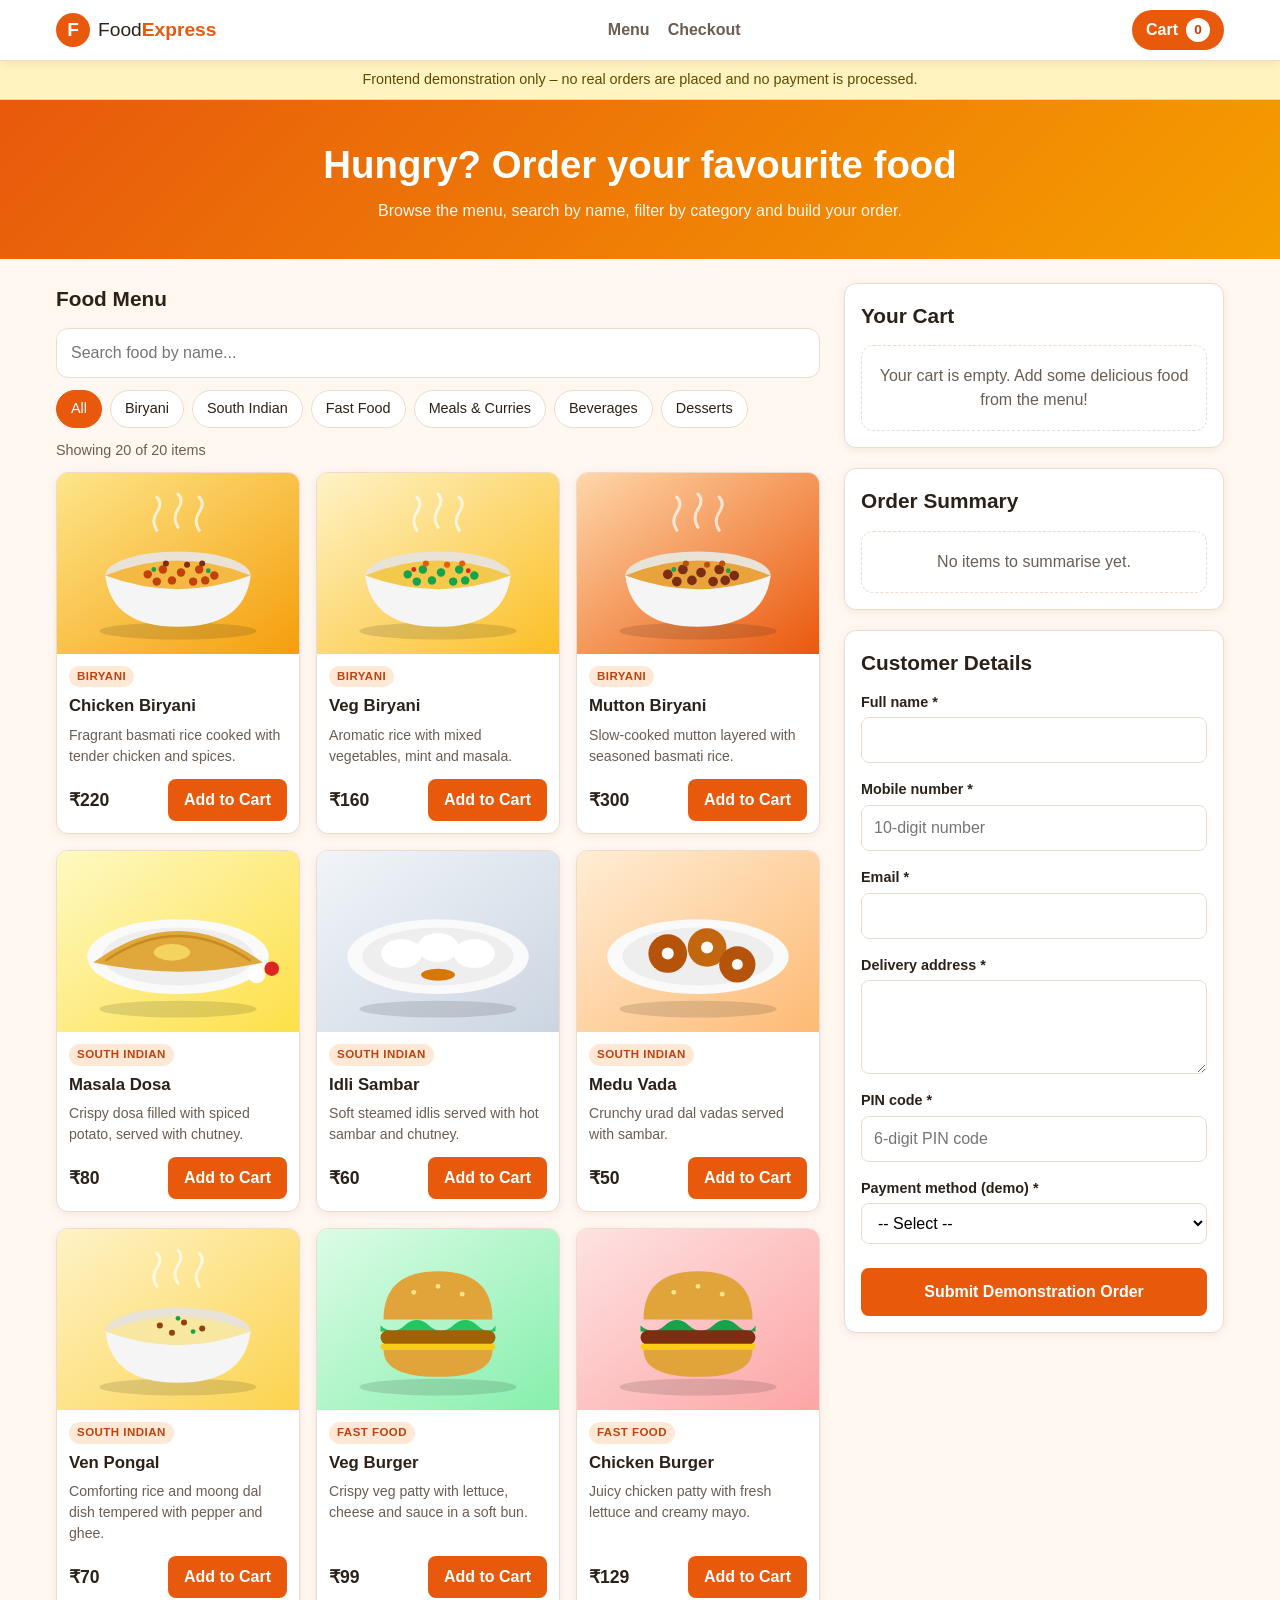
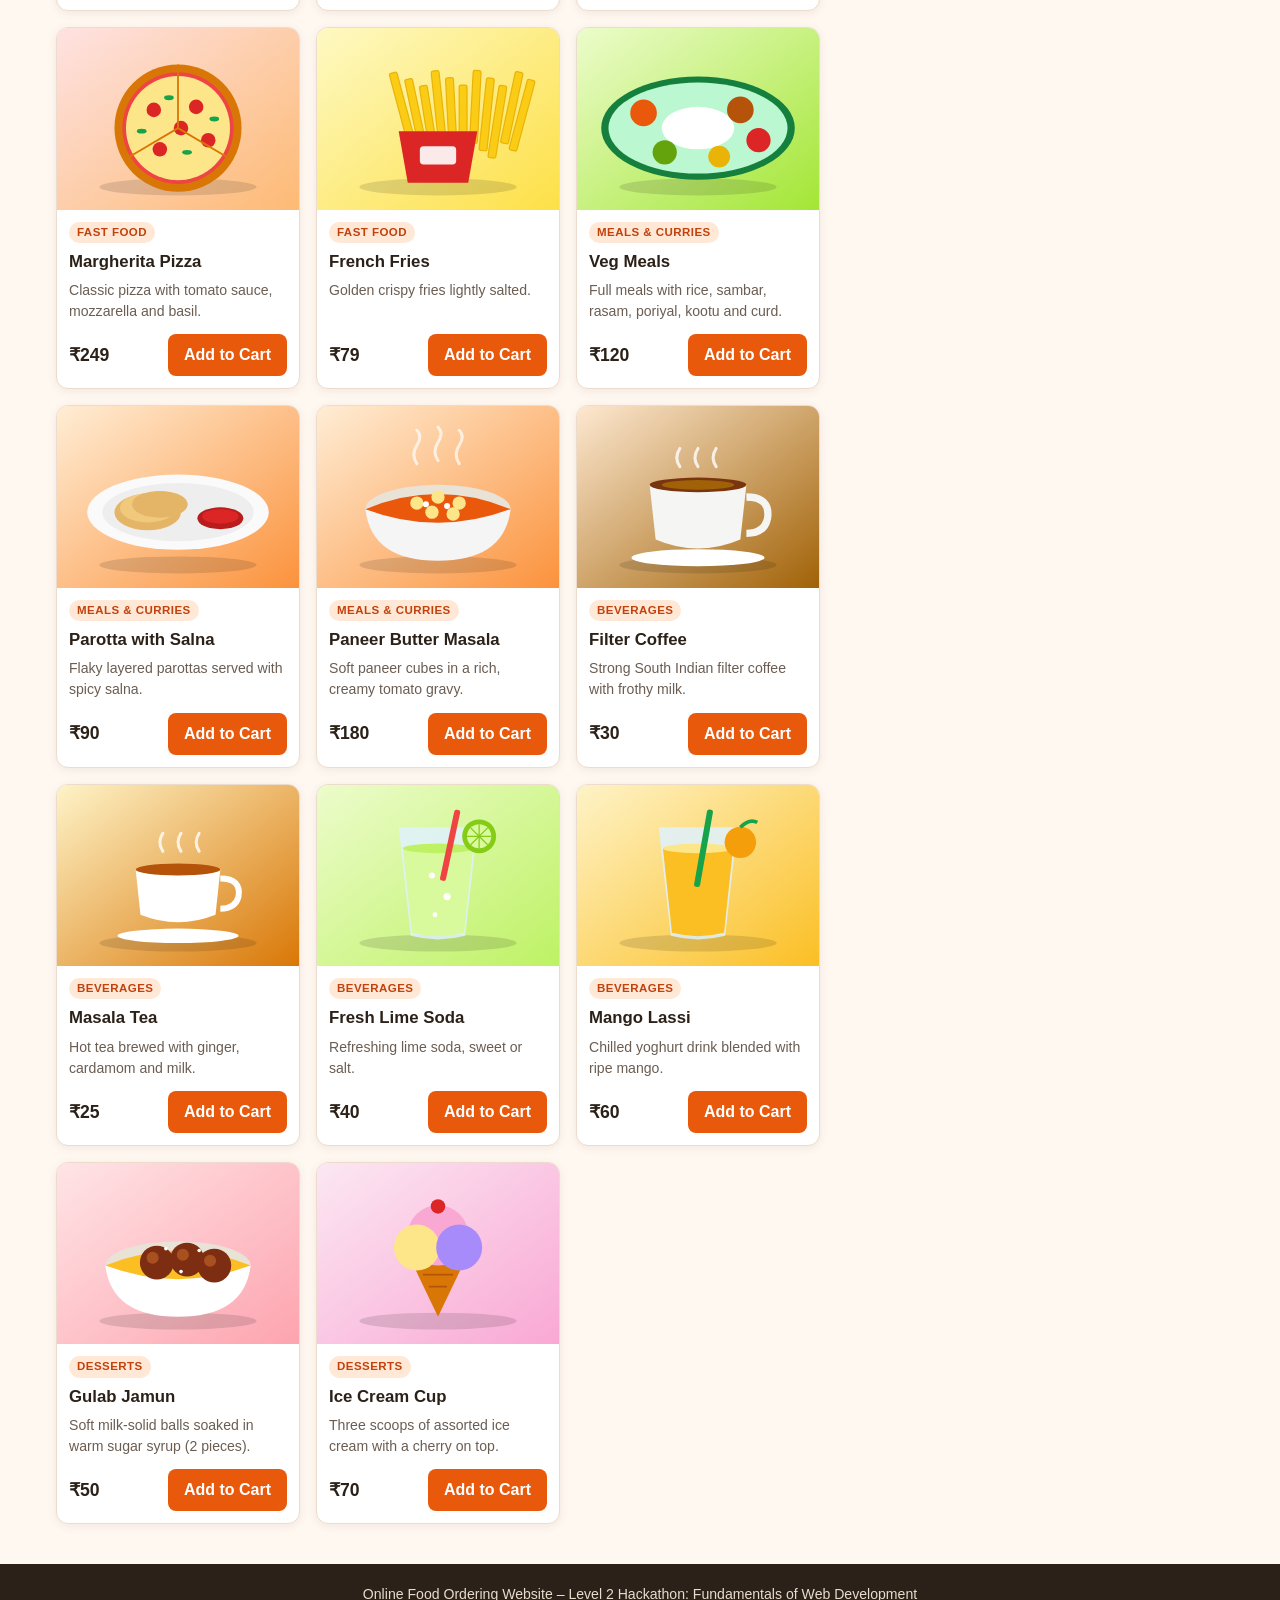
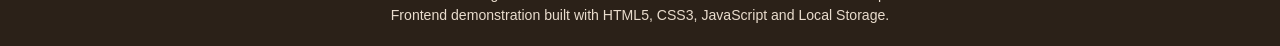
<file: Online-Food-Ordering-Website/index.html>
<!DOCTYPE html>
<html lang="en">
<head>
  <meta charset="UTF-8">
  <meta name="viewport" content="width=device-width, initial-scale=1.0">
  <meta name="description" content="Online Food Ordering Website - frontend demonstration built with HTML, CSS and JavaScript.">
  <title>Online Food Ordering Website</title>
  <link rel="stylesheet" href="css/style.css">
</head>
<body>
  <noscript><p style="padding:16px;background:#ffe3e3;color:#7a0b0b;font:16px Arial">JavaScript is turned off in your browser. Please enable JavaScript to use this website.</p></noscript>
  <div id="loadError" hidden style="padding:16px;background:#ffe3e3;color:#7a0b0b;font:16px/1.5 Arial;border-bottom:2px solid #c0292b">
    <strong>The website files could not be loaded.</strong> Please <b>extract (unzip) the whole folder first</b>, keep the <code>css</code>, <code>js</code> and <code>images</code> folders next to <code>index.html</code>, and then open <code>index.html</code>. Do not open it from inside the ZIP file. Alternatively, open <code>index-standalone.html</code>, which works as a single file.
  </div>
  <header class="site-header">
    <div class="container header-inner">
      <a href="#top" class="brand" aria-label="Online Food Ordering Website">
        <span class="brand-mark" aria-hidden="true">F</span>
        <span>Food<strong>Express</strong></span>
      </a>
      <nav class="nav" aria-label="Main navigation">
        <a href="#menu">Menu</a>
        <a href="#checkout">Checkout</a>
      </nav>
      <a href="#cart" class="cart-link" id="cartLink" aria-label="Go to shopping cart">
        Cart <span class="cart-badge" id="cartBadge">0</span>
      </a>
    </div>
  </header>

  <div class="demo-banner" role="note">
    Frontend demonstration only &ndash; no real orders are placed and no payment is processed.
  </div>

  <main id="top">
    <section class="hero">
      <div class="container">
        <h1>Hungry? Order your favourite food</h1>
        <p>Browse the menu, search by name, filter by category and build your order.</p>
      </div>
    </section>

    <div class="container layout">
      <!-- MENU -->
      <section class="menu-section" id="menu" aria-labelledby="menuTitle">
        <h2 id="menuTitle">Food Menu</h2>

        <div class="toolbar">
          <label class="visually-hidden" for="searchInput">Search food by name</label>
          <input type="search" id="searchInput" placeholder="Search food by name..." autocomplete="off">
          <div class="chips" id="categoryFilters" role="group" aria-label="Filter by category"></div>
        </div>

        <p class="result-count" id="resultCount" aria-live="polite"></p>
        <div class="food-grid" id="foodGrid"></div>
        <p class="no-results" id="noResults" hidden>No food items match your search. Try another name or category.</p>
      </section>

      <!-- CART + CHECKOUT -->
      <aside class="side" aria-label="Cart and checkout">
        <section class="panel" id="cart" aria-labelledby="cartTitle">
          <h2 id="cartTitle">Your Cart</h2>
          <p class="empty-msg" id="emptyCart">Your cart is empty. Add some delicious food from the menu!</p>
          <ul class="cart-list" id="cartList"></ul>
          <div class="cart-footer" id="cartFooter" hidden>
            <button type="button" class="btn btn-link" id="clearCartBtn">Clear cart</button>
          </div>
        </section>

        <section class="panel" id="summary" aria-labelledby="summaryTitle">
          <h2 id="summaryTitle">Order Summary</h2>
          <table class="summary-table" id="summaryTable" hidden>
            <thead>
              <tr><th>Item</th><th>Qty</th><th>Price</th><th>Subtotal</th></tr>
            </thead>
            <tbody id="summaryBody"></tbody>
          </table>
          <dl class="totals" id="totals" hidden>
            <div><dt>Items subtotal</dt><dd id="subtotalValue">&#8377;0</dd></div>
            <div><dt>Delivery charge</dt><dd id="deliveryValue">&#8377;0</dd></div>
            <div class="grand"><dt>Order total</dt><dd id="totalValue">&#8377;0</dd></div>
          </dl>
          <p class="hint" id="deliveryHint" hidden></p>
          <p class="empty-msg" id="emptySummary">No items to summarise yet.</p>
        </section>

        <section class="panel" id="checkout" aria-labelledby="checkoutTitle">
          <h2 id="checkoutTitle">Customer Details</h2>
          <form id="orderForm" novalidate>
            <div class="field">
              <label for="custName">Full name *</label>
              <input type="text" id="custName" name="name" autocomplete="name">
              <small class="error" id="errName" role="alert"></small>
            </div>
            <div class="field">
              <label for="custPhone">Mobile number *</label>
              <input type="tel" id="custPhone" name="phone" inputmode="numeric" maxlength="10" placeholder="10-digit number" autocomplete="tel">
              <small class="error" id="errPhone" role="alert"></small>
            </div>
            <div class="field">
              <label for="custEmail">Email *</label>
              <input type="email" id="custEmail" name="email" autocomplete="email">
              <small class="error" id="errEmail" role="alert"></small>
            </div>
            <div class="field">
              <label for="custAddress">Delivery address *</label>
              <textarea id="custAddress" name="address" rows="3" autocomplete="street-address"></textarea>
              <small class="error" id="errAddress" role="alert"></small>
            </div>
            <div class="field">
              <label for="custPin">PIN code *</label>
              <input type="text" id="custPin" name="pin" inputmode="numeric" maxlength="6" placeholder="6-digit PIN code" autocomplete="postal-code">
              <small class="error" id="errPin" role="alert"></small>
            </div>
            <div class="field">
              <label for="custPayment">Payment method (demo) *</label>
              <select id="custPayment" name="payment">
                <option value="">-- Select --</option>
                <option value="Cash on Delivery">Cash on Delivery</option>
                <option value="UPI on Delivery">UPI on Delivery</option>
                <option value="Card on Delivery">Card on Delivery</option>
              </select>
              <small class="error" id="errPayment" role="alert"></small>
            </div>
            <small class="error form-error" id="errCart" role="alert"></small>
            <button type="submit" class="btn btn-primary btn-block" id="placeOrderBtn">Submit Demonstration Order</button>
          </form>
        </section>
      </aside>
    </div>
  </main>

  <!-- ORDER CONFIRMATION -->
  <div class="modal" id="confirmModal" hidden>
    <div class="modal-box" role="dialog" aria-modal="true" aria-labelledby="confirmTitle">
      <div class="tick" aria-hidden="true">&#10003;</div>
      <h2 id="confirmTitle">Order Confirmed (Demo)</h2>
      <p>Thank you, <strong id="confName"></strong>! Your demonstration order <strong id="confId"></strong> has been recorded on this page only.</p>
      <table class="summary-table" id="confTable">
        <thead><tr><th>Item</th><th>Qty</th><th>Subtotal</th></tr></thead>
        <tbody id="confBody"></tbody>
      </table>
      <p class="conf-total">Total: <strong id="confTotal"></strong></p>
      <p class="conf-meta" id="confMeta"></p>
      <p class="hint">This is a frontend demonstration. No real order was placed and no payment was taken.</p>
      <button type="button" class="btn btn-primary" id="closeModalBtn">Close</button>
    </div>
  </div>

  <footer class="site-footer">
    <div class="container">
      <p>Online Food Ordering Website &ndash; Level 2 Hackathon: Fundamentals of Web Development</p>
      <p>Frontend demonstration built with HTML5, CSS3, JavaScript and Local Storage.</p>
    </div>
  </footer>

  <script src="js/script.js"></script>
  <script>
    if (!window.FOOD_APP_LOADED) { document.getElementById("loadError").hidden = false; }
  </script>
</body>
</html>
</file>
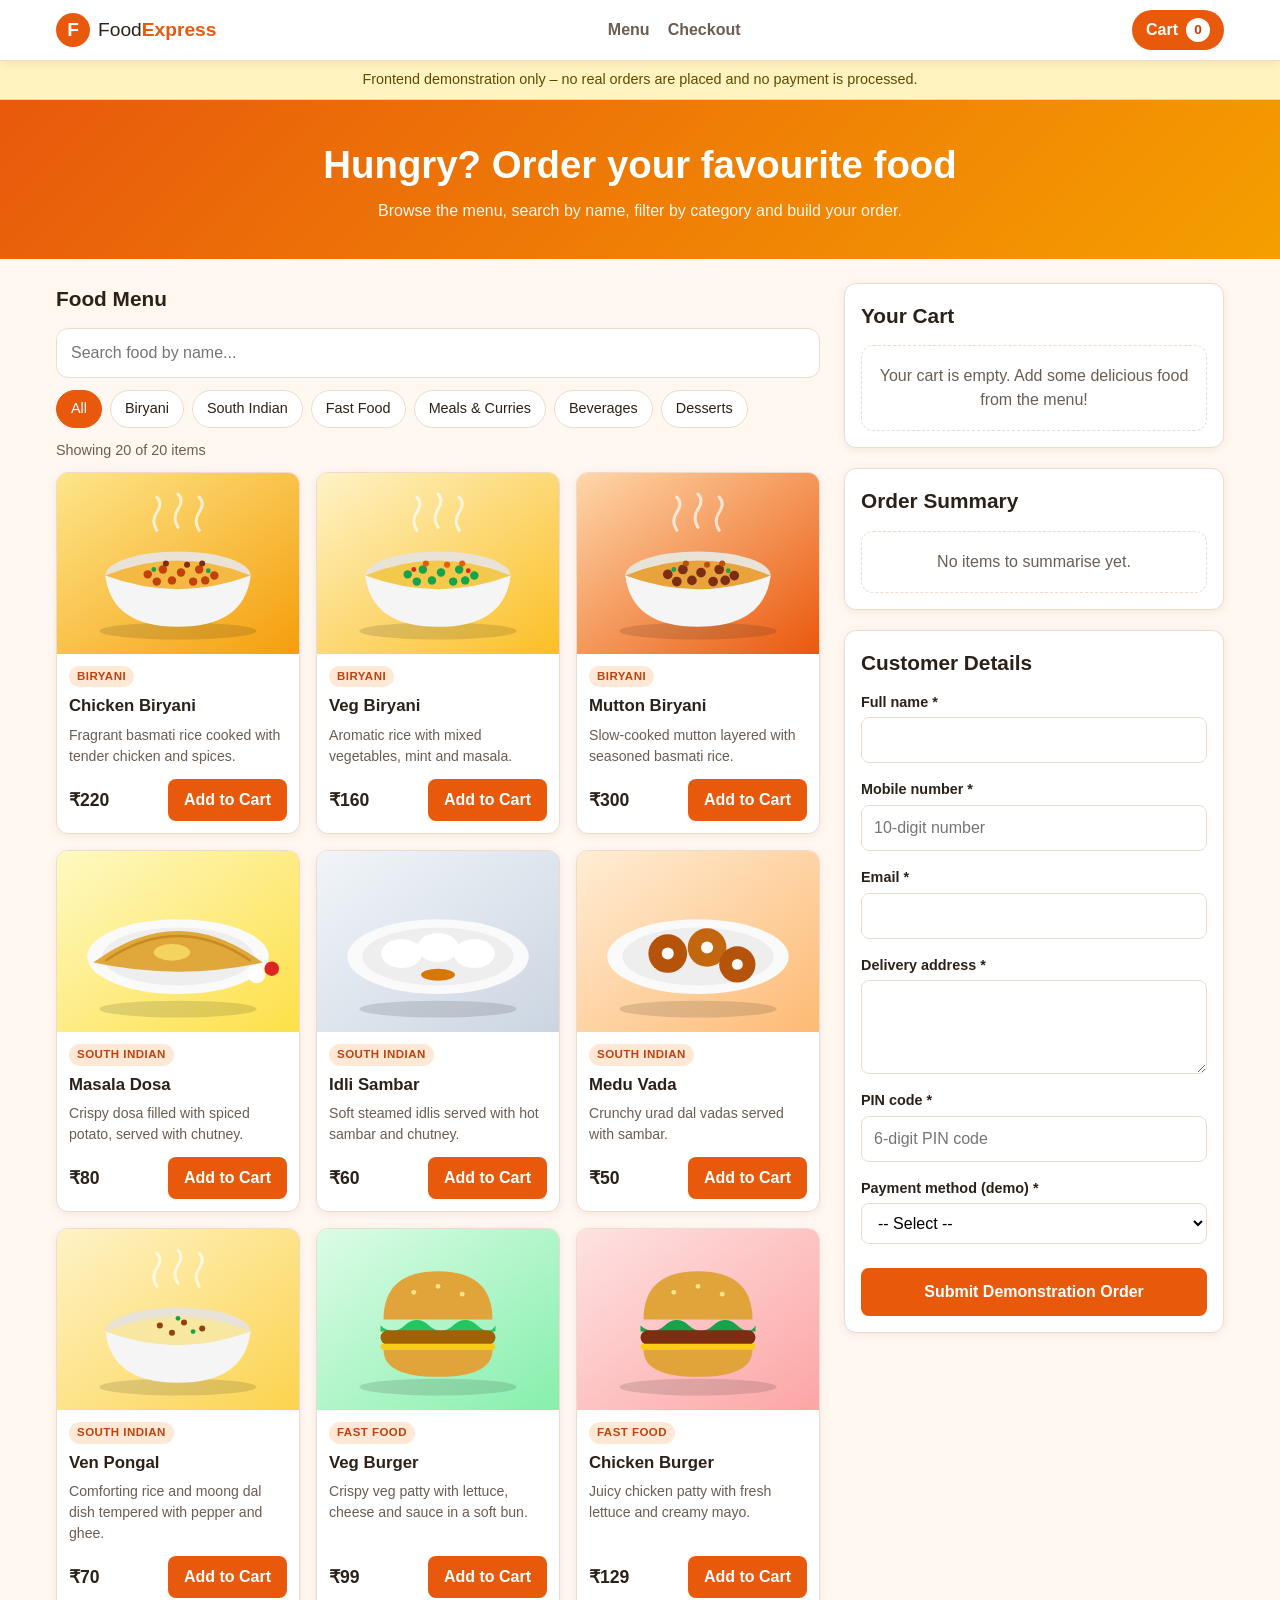
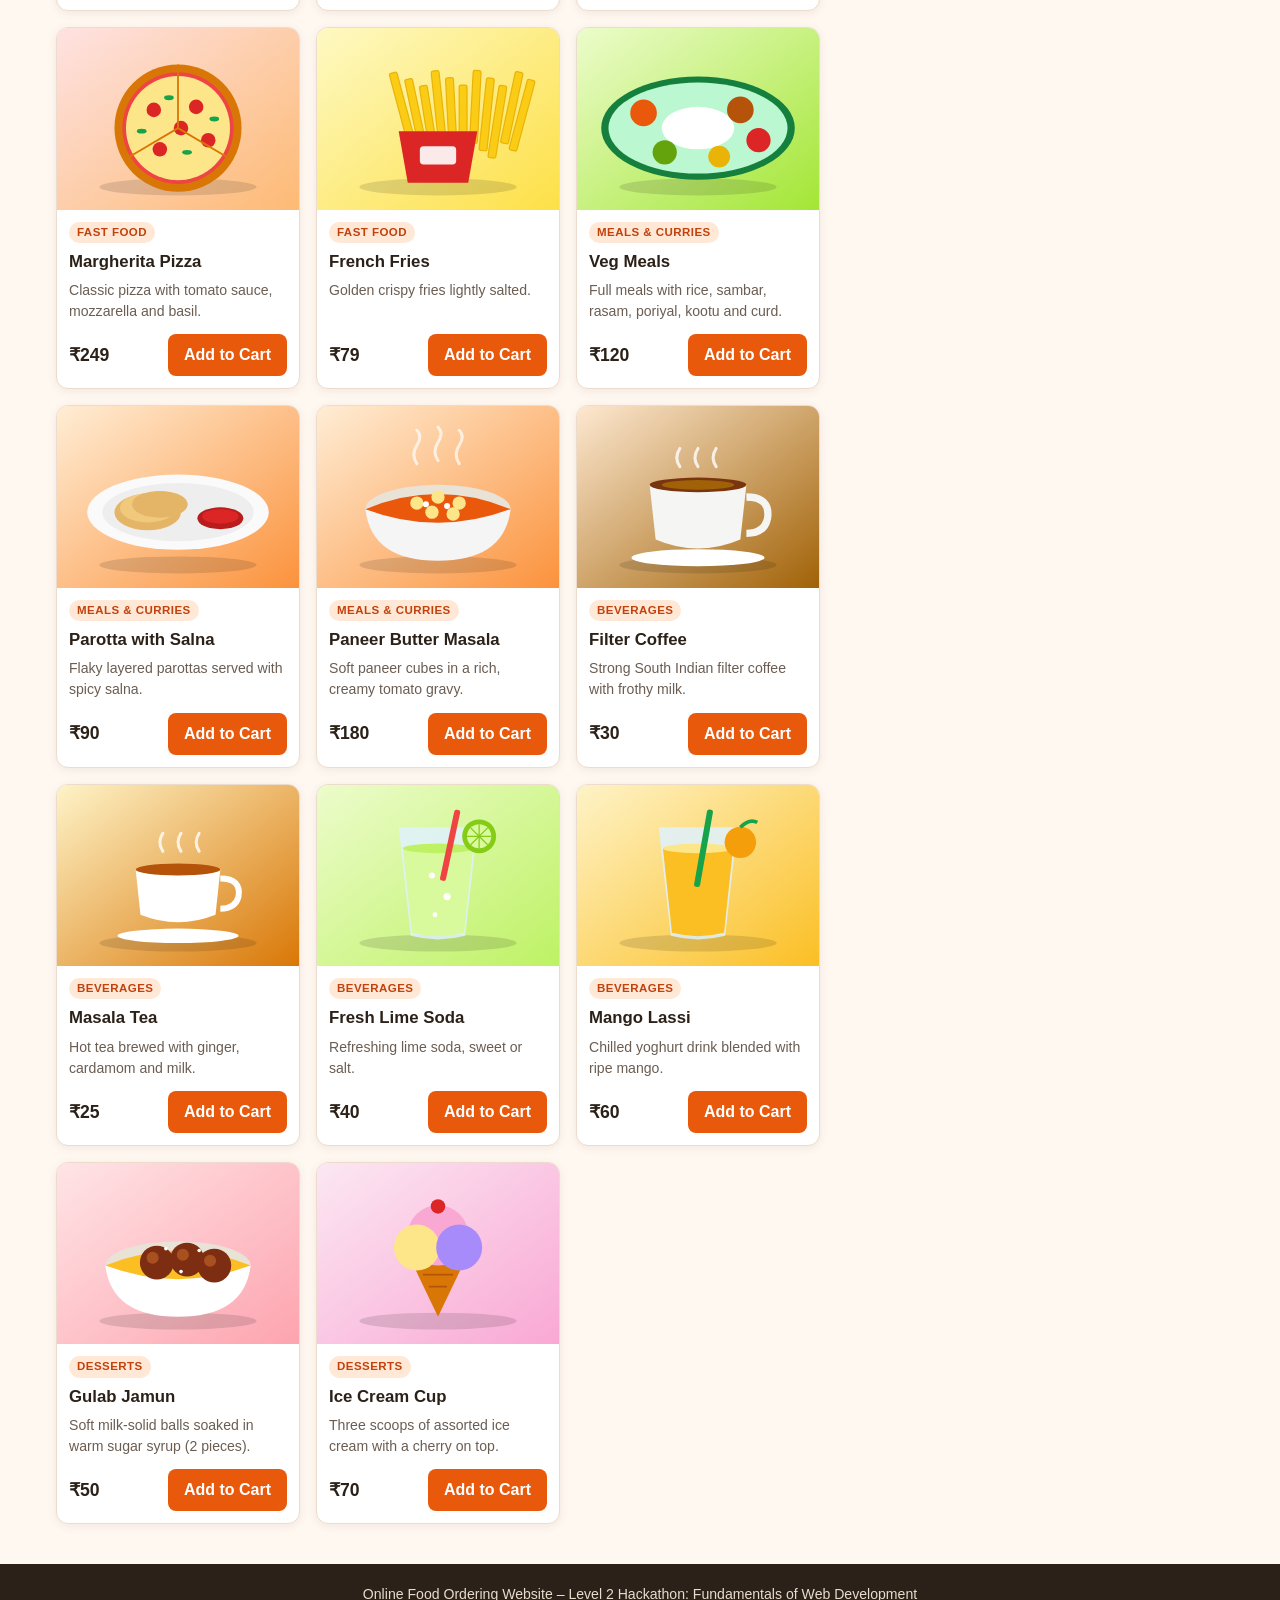
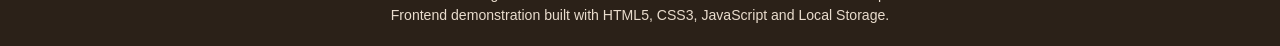
<file: Online-Food-Ordering-Website/index-standalone.html>
<!DOCTYPE html>
<html lang="en">
<head>
  <meta charset="UTF-8">
  <meta name="viewport" content="width=device-width, initial-scale=1.0">
  <meta name="description" content="Online Food Ordering Website - frontend demonstration built with HTML, CSS and JavaScript.">
  <title>Online Food Ordering Website</title>
  <style>
/* ===== Online Food Ordering Website - Stylesheet ===== */
:root {
  --primary: #e8590c;
  --primary-dark: #c2410c;
  --bg: #fff8f1;
  --card: #ffffff;
  --text: #2b2118;
  --muted: #6b5d52;
  --border: #ecdccd;
  --danger: #c0292b;
  --success: #2f9e44;
  --radius: 12px;
  --shadow: 0 2px 10px rgba(80, 40, 10, 0.08);
}

* { box-sizing: border-box; margin: 0; padding: 0; }
html { scroll-behavior: smooth; scroll-padding-top: 70px; }
body {
  font-family: "Segoe UI", Roboto, Arial, sans-serif;
  background: var(--bg);
  color: var(--text);
  line-height: 1.5;
}
img { max-width: 100%; display: block; }
button, input, select, textarea { font: inherit; }
.container { width: 100%; max-width: 1200px; margin: 0 auto; padding: 0 16px; }
.visually-hidden {
  position: absolute; width: 1px; height: 1px; overflow: hidden;
  clip: rect(0 0 0 0); white-space: nowrap;
}

/* Header */
.site-header {
  position: sticky; top: 0; z-index: 50;
  background: var(--card); border-bottom: 1px solid var(--border); box-shadow: var(--shadow);
}
.header-inner { display: flex; align-items: center; justify-content: space-between; gap: 12px; height: 60px; }
.brand { display: flex; align-items: center; gap: 8px; text-decoration: none; color: var(--text); font-size: 1.2rem; }
.brand strong { color: var(--primary); }
.brand-mark {
  width: 34px; height: 34px; border-radius: 50%; background: var(--primary); color: #fff;
  display: grid; place-items: center; font-weight: 700;
}
.nav { display: flex; gap: 18px; }
.nav a { text-decoration: none; color: var(--muted); font-weight: 600; }
.nav a:hover { color: var(--primary); }
.cart-link {
  text-decoration: none; background: var(--primary); color: #fff; font-weight: 600;
  padding: 8px 14px; border-radius: 999px; display: flex; align-items: center; gap: 8px;
}
.cart-badge {
  background: #fff; color: var(--primary-dark); border-radius: 999px;
  min-width: 24px; height: 24px; padding: 0 6px; display: grid; place-items: center; font-size: .85rem;
}

.demo-banner {
  background: #fff3bf; color: #5f4b00; text-align: center; padding: 8px 12px;
  font-size: .9rem; border-bottom: 1px solid #f1dc84;
}

/* Hero */
.hero {
  background: linear-gradient(135deg, #e8590c, #f59f00);
  color: #fff; padding: 36px 0; text-align: center;
}
.hero h1 { font-size: clamp(1.5rem, 4vw, 2.4rem); margin-bottom: 6px; }
.hero p { opacity: .95; }

/* Layout */
.layout { display: grid; grid-template-columns: 1fr 380px; gap: 24px; padding-top: 24px; padding-bottom: 40px; align-items: start; }
h2 { font-size: 1.3rem; margin-bottom: 14px; }

/* Toolbar */
.toolbar { display: flex; flex-direction: column; gap: 12px; margin-bottom: 12px; }
#searchInput {
  width: 100%; padding: 12px 14px; border: 1px solid var(--border); border-radius: var(--radius);
  background: #fff; outline: none;
}
#searchInput:focus, .field input:focus, .field select:focus, .field textarea:focus {
  border-color: var(--primary); box-shadow: 0 0 0 3px rgba(232, 89, 12, .15);
}
.chips { display: flex; flex-wrap: wrap; gap: 8px; }
.chip {
  border: 1px solid var(--border); background: #fff; color: var(--text);
  padding: 7px 14px; border-radius: 999px; cursor: pointer; font-size: .9rem;
}
.chip:hover { border-color: var(--primary); }
.chip.active { background: var(--primary); border-color: var(--primary); color: #fff; }
.result-count { color: var(--muted); font-size: .9rem; margin-bottom: 10px; }

/* Food grid */
.food-grid { display: grid; grid-template-columns: repeat(auto-fill, minmax(210px, 1fr)); gap: 16px; }
.food-card {
  background: var(--card); border: 1px solid var(--border); border-radius: var(--radius);
  overflow: hidden; display: flex; flex-direction: column; box-shadow: var(--shadow);
  transition: transform .15s;
}
.food-card:hover { transform: translateY(-3px); }
.food-card img { width: 100%; aspect-ratio: 4 / 3; object-fit: cover; background: #f3e7da; }
.food-body { padding: 12px; display: flex; flex-direction: column; gap: 6px; flex: 1; }
.food-body h3 { font-size: 1.05rem; }
.tag {
  align-self: flex-start; font-size: .72rem; text-transform: uppercase; letter-spacing: .04em;
  background: #ffe8d6; color: var(--primary-dark); padding: 2px 8px; border-radius: 999px; font-weight: 600;
}
.food-body p { font-size: .88rem; color: var(--muted); flex: 1; }
.food-foot { display: flex; align-items: center; justify-content: space-between; margin-top: 6px; }
.price { font-weight: 700; font-size: 1.1rem; }
.no-results, .empty-msg {
  text-align: center; color: var(--muted); padding: 18px 10px;
  background: #fff; border: 1px dashed var(--border); border-radius: var(--radius);
}

/* Buttons */
.btn {
  border: none; border-radius: 8px; padding: 9px 16px; cursor: pointer; font-weight: 600;
}
.btn-primary { background: var(--primary); color: #fff; }
.btn-primary:hover { background: var(--primary-dark); }
.btn-block { width: 100%; padding: 12px; margin-top: 8px; }
.btn-link { background: none; color: var(--danger); text-decoration: underline; padding: 4px; }
.btn:focus-visible, .chip:focus-visible, .qty-btn:focus-visible { outline: 3px solid #1c7ed6; outline-offset: 2px; }

/* Side panels */
.side { display: flex; flex-direction: column; gap: 20px; }
.panel { background: var(--card); border: 1px solid var(--border); border-radius: var(--radius); padding: 16px; box-shadow: var(--shadow); }

/* Cart */
.cart-list { list-style: none; display: flex; flex-direction: column; gap: 12px; }
.cart-item { display: grid; grid-template-columns: 56px 1fr auto; gap: 10px; align-items: center; padding-bottom: 12px; border-bottom: 1px solid var(--border); }
.cart-item img { width: 56px; height: 56px; border-radius: 8px; object-fit: cover; }
.cart-item h3 { font-size: .95rem; }
.cart-item .unit { font-size: .8rem; color: var(--muted); }
.cart-right { text-align: right; }
.line-total { font-weight: 700; margin-bottom: 4px; }
.qty { display: inline-flex; align-items: center; border: 1px solid var(--border); border-radius: 8px; overflow: hidden; }
.qty-btn { width: 30px; height: 30px; border: none; background: #fff5ec; cursor: pointer; font-size: 1.1rem; color: var(--primary-dark); }
.qty-btn:hover { background: #ffe3cc; }
.qty-num { min-width: 30px; text-align: center; font-weight: 600; }
.remove-btn { display: block; margin: 4px 0 0 auto; background: none; border: none; color: var(--danger); font-size: .8rem; cursor: pointer; text-decoration: underline; }
.cart-footer { text-align: right; margin-top: 10px; }

/* Summary */
.summary-table { width: 100%; border-collapse: collapse; font-size: .88rem; }
.summary-table th, .summary-table td { text-align: left; padding: 6px 4px; border-bottom: 1px solid var(--border); }
.summary-table th:nth-child(n+2), .summary-table td:nth-child(n+2) { text-align: right; }
.totals { margin-top: 10px; }
.totals div { display: flex; justify-content: space-between; padding: 4px 0; }
.totals .grand { border-top: 2px solid var(--text); margin-top: 4px; padding-top: 8px; font-size: 1.15rem; font-weight: 700; color: var(--primary-dark); }
.hint { font-size: .82rem; color: var(--muted); margin-top: 6px; }

/* Form */
.field { margin-bottom: 12px; display: flex; flex-direction: column; gap: 4px; }
.field label { font-weight: 600; font-size: .9rem; }
.field input, .field select, .field textarea {
  padding: 10px 12px; border: 1px solid var(--border); border-radius: 8px; background: #fff; outline: none; width: 100%;
}
.field.invalid input, .field.invalid select, .field.invalid textarea { border-color: var(--danger); background: #fff5f5; }
.error { color: var(--danger); font-size: .82rem; min-height: 0; }
.form-error { display: block; margin-bottom: 4px; font-weight: 600; }

/* Modal */
.modal { position: fixed; inset: 0; background: rgba(0, 0, 0, .55); display: grid; place-items: center; padding: 16px; z-index: 100; overflow-y: auto; }
.modal[hidden] { display: none; }
.modal-box { background: #fff; border-radius: 16px; max-width: 480px; width: 100%; padding: 24px; text-align: center; max-height: 92vh; overflow-y: auto; }
.tick { width: 56px; height: 56px; border-radius: 50%; background: var(--success); color: #fff; font-size: 1.8rem; display: grid; place-items: center; margin: 0 auto 10px; }
.modal-box .summary-table { margin: 12px 0; text-align: left; }
.conf-total { font-size: 1.1rem; margin-bottom: 6px; }
.conf-meta { font-size: .88rem; color: var(--muted); margin-bottom: 6px; }
.modal-box .btn { margin-top: 14px; }

/* Footer */
.site-footer { background: #2b2118; color: #e9dccd; text-align: center; padding: 20px 0; font-size: .88rem; }

/* Responsive */
@media (max-width: 960px) {
  .layout { grid-template-columns: 1fr; }
}
@media (max-width: 560px) {
  .nav { display: none; }
  .food-grid { grid-template-columns: repeat(2, 1fr); gap: 10px; }
  .food-body { padding: 9px; }
  .food-body p { display: none; }
  .food-foot { flex-wrap: wrap; gap: 6px; }
  .hero { padding: 24px 0; }
  .modal-box { padding: 18px; }
}
@media (max-width: 360px) {
  .food-grid { grid-template-columns: 1fr; }
}

</style>
</head>
<body>
  <noscript><p style="padding:16px;background:#ffe3e3;color:#7a0b0b;font:16px Arial">JavaScript is turned off in your browser. Please enable JavaScript to use this website.</p></noscript>
  <div id="loadError" hidden style="padding:16px;background:#ffe3e3;color:#7a0b0b;font:16px/1.5 Arial;border-bottom:2px solid #c0292b">
    <strong>The website files could not be loaded.</strong> Please <b>extract (unzip) the whole folder first</b>, keep the <code>css</code>, <code>js</code> and <code>images</code> folders next to <code>index.html</code>, and then open <code>index.html</code>. Do not open it from inside the ZIP file. Alternatively, open <code>index-standalone.html</code>, which works as a single file.
  </div>
  <header class="site-header">
    <div class="container header-inner">
      <a href="#top" class="brand" aria-label="Online Food Ordering Website">
        <span class="brand-mark" aria-hidden="true">F</span>
        <span>Food<strong>Express</strong></span>
      </a>
      <nav class="nav" aria-label="Main navigation">
        <a href="#menu">Menu</a>
        <a href="#checkout">Checkout</a>
      </nav>
      <a href="#cart" class="cart-link" id="cartLink" aria-label="Go to shopping cart">
        Cart <span class="cart-badge" id="cartBadge">0</span>
      </a>
    </div>
  </header>

  <div class="demo-banner" role="note">
    Frontend demonstration only &ndash; no real orders are placed and no payment is processed.
  </div>

  <main id="top">
    <section class="hero">
      <div class="container">
        <h1>Hungry? Order your favourite food</h1>
        <p>Browse the menu, search by name, filter by category and build your order.</p>
      </div>
    </section>

    <div class="container layout">
      <!-- MENU -->
      <section class="menu-section" id="menu" aria-labelledby="menuTitle">
        <h2 id="menuTitle">Food Menu</h2>

        <div class="toolbar">
          <label class="visually-hidden" for="searchInput">Search food by name</label>
          <input type="search" id="searchInput" placeholder="Search food by name..." autocomplete="off">
          <div class="chips" id="categoryFilters" role="group" aria-label="Filter by category"></div>
        </div>

        <p class="result-count" id="resultCount" aria-live="polite"></p>
        <div class="food-grid" id="foodGrid"></div>
        <p class="no-results" id="noResults" hidden>No food items match your search. Try another name or category.</p>
      </section>

      <!-- CART + CHECKOUT -->
      <aside class="side" aria-label="Cart and checkout">
        <section class="panel" id="cart" aria-labelledby="cartTitle">
          <h2 id="cartTitle">Your Cart</h2>
          <p class="empty-msg" id="emptyCart">Your cart is empty. Add some delicious food from the menu!</p>
          <ul class="cart-list" id="cartList"></ul>
          <div class="cart-footer" id="cartFooter" hidden>
            <button type="button" class="btn btn-link" id="clearCartBtn">Clear cart</button>
          </div>
        </section>

        <section class="panel" id="summary" aria-labelledby="summaryTitle">
          <h2 id="summaryTitle">Order Summary</h2>
          <table class="summary-table" id="summaryTable" hidden>
            <thead>
              <tr><th>Item</th><th>Qty</th><th>Price</th><th>Subtotal</th></tr>
            </thead>
            <tbody id="summaryBody"></tbody>
          </table>
          <dl class="totals" id="totals" hidden>
            <div><dt>Items subtotal</dt><dd id="subtotalValue">&#8377;0</dd></div>
            <div><dt>Delivery charge</dt><dd id="deliveryValue">&#8377;0</dd></div>
            <div class="grand"><dt>Order total</dt><dd id="totalValue">&#8377;0</dd></div>
          </dl>
          <p class="hint" id="deliveryHint" hidden></p>
          <p class="empty-msg" id="emptySummary">No items to summarise yet.</p>
        </section>

        <section class="panel" id="checkout" aria-labelledby="checkoutTitle">
          <h2 id="checkoutTitle">Customer Details</h2>
          <form id="orderForm" novalidate>
            <div class="field">
              <label for="custName">Full name *</label>
              <input type="text" id="custName" name="name" autocomplete="name">
              <small class="error" id="errName" role="alert"></small>
            </div>
            <div class="field">
              <label for="custPhone">Mobile number *</label>
              <input type="tel" id="custPhone" name="phone" inputmode="numeric" maxlength="10" placeholder="10-digit number" autocomplete="tel">
              <small class="error" id="errPhone" role="alert"></small>
            </div>
            <div class="field">
              <label for="custEmail">Email *</label>
              <input type="email" id="custEmail" name="email" autocomplete="email">
              <small class="error" id="errEmail" role="alert"></small>
            </div>
            <div class="field">
              <label for="custAddress">Delivery address *</label>
              <textarea id="custAddress" name="address" rows="3" autocomplete="street-address"></textarea>
              <small class="error" id="errAddress" role="alert"></small>
            </div>
            <div class="field">
              <label for="custPin">PIN code *</label>
              <input type="text" id="custPin" name="pin" inputmode="numeric" maxlength="6" placeholder="6-digit PIN code" autocomplete="postal-code">
              <small class="error" id="errPin" role="alert"></small>
            </div>
            <div class="field">
              <label for="custPayment">Payment method (demo) *</label>
              <select id="custPayment" name="payment">
                <option value="">-- Select --</option>
                <option value="Cash on Delivery">Cash on Delivery</option>
                <option value="UPI on Delivery">UPI on Delivery</option>
                <option value="Card on Delivery">Card on Delivery</option>
              </select>
              <small class="error" id="errPayment" role="alert"></small>
            </div>
            <small class="error form-error" id="errCart" role="alert"></small>
            <button type="submit" class="btn btn-primary btn-block" id="placeOrderBtn">Submit Demonstration Order</button>
          </form>
        </section>
      </aside>
    </div>
  </main>

  <!-- ORDER CONFIRMATION -->
  <div class="modal" id="confirmModal" hidden>
    <div class="modal-box" role="dialog" aria-modal="true" aria-labelledby="confirmTitle">
      <div class="tick" aria-hidden="true">&#10003;</div>
      <h2 id="confirmTitle">Order Confirmed (Demo)</h2>
      <p>Thank you, <strong id="confName"></strong>! Your demonstration order <strong id="confId"></strong> has been recorded on this page only.</p>
      <table class="summary-table" id="confTable">
        <thead><tr><th>Item</th><th>Qty</th><th>Subtotal</th></tr></thead>
        <tbody id="confBody"></tbody>
      </table>
      <p class="conf-total">Total: <strong id="confTotal"></strong></p>
      <p class="conf-meta" id="confMeta"></p>
      <p class="hint">This is a frontend demonstration. No real order was placed and no payment was taken.</p>
      <button type="button" class="btn btn-primary" id="closeModalBtn">Close</button>
    </div>
  </div>

  <footer class="site-footer">
    <div class="container">
      <p>Online Food Ordering Website &ndash; Level 2 Hackathon: Fundamentals of Web Development</p>
      <p>Frontend demonstration built with HTML5, CSS3, JavaScript and Local Storage.</p>
    </div>
  </footer>

  <script>
/* ===== Online Food Ordering Website - Application Logic =====
   Frontend demonstration only: no backend, no real orders, no payments. */

"use strict";

// ---------- 1. Data: food items (array of objects) ----------
const FOODS = [
  { id: 1,  name: "Chicken Biryani",      category: "Biryani",       price: 220, image: "[data-uri]",      description: "Fragrant basmati rice cooked with tender chicken and spices." },
  { id: 2,  name: "Veg Biryani",          category: "Biryani",       price: 160, image: "[data-uri]",          description: "Aromatic rice with mixed vegetables, mint and masala." },
  { id: 3,  name: "Mutton Biryani",       category: "Biryani",       price: 300, image: "[data-uri]",       description: "Slow-cooked mutton layered with seasoned basmati rice." },
  { id: 4,  name: "Masala Dosa",          category: "South Indian",  price: 80,  image: "[data-uri]",          description: "Crispy dosa filled with spiced potato, served with chutney." },
  { id: 5,  name: "Idli Sambar",          category: "South Indian",  price: 60,  image: "[data-uri]",          description: "Soft steamed idlis served with hot sambar and chutney." },
  { id: 6,  name: "Medu Vada",            category: "South Indian",  price: 50,  image: "[data-uri]",            description: "Crunchy urad dal vadas served with sambar." },
  { id: 7,  name: "Ven Pongal",           category: "South Indian",  price: 70,  image: "[data-uri]",               description: "Comforting rice and moong dal dish tempered with pepper and ghee." },
  { id: 8,  name: "Veg Burger",           category: "Fast Food",     price: 99,  image: "[data-uri]",           description: "Crispy veg patty with lettuce, cheese and sauce in a soft bun." },
  { id: 9,  name: "Chicken Burger",       category: "Fast Food",     price: 129, image: "[data-uri]",       description: "Juicy chicken patty with fresh lettuce and creamy mayo." },
  { id: 10, name: "Margherita Pizza",     category: "Fast Food",     price: 249, image: "[data-uri]",     description: "Classic pizza with tomato sauce, mozzarella and basil." },
  { id: 11, name: "French Fries",         category: "Fast Food",     price: 79,  image: "[data-uri]",         description: "Golden crispy fries lightly salted." },
  { id: 12, name: "Veg Meals",            category: "Meals & Curries", price: 120, image: "[data-uri]",          description: "Full meals with rice, sambar, rasam, poriyal, kootu and curd." },
  { id: 13, name: "Parotta with Salna",   category: "Meals & Curries", price: 90, image: "[data-uri]",       description: "Flaky layered parottas served with spicy salna." },
  { id: 14, name: "Paneer Butter Masala", category: "Meals & Curries", price: 180, image: "[data-uri]", description: "Soft paneer cubes in a rich, creamy tomato gravy." },
  { id: 15, name: "Filter Coffee",        category: "Beverages",     price: 30,  image: "[data-uri]",        description: "Strong South Indian filter coffee with frothy milk." },
  { id: 16, name: "Masala Tea",           category: "Beverages",     price: 25,  image: "[data-uri]",           description: "Hot tea brewed with ginger, cardamom and milk." },
  { id: 17, name: "Fresh Lime Soda",      category: "Beverages",     price: 40,  image: "[data-uri]",      description: "Refreshing lime soda, sweet or salt." },
  { id: 18, name: "Mango Lassi",          category: "Beverages",     price: 60,  image: "[data-uri]",          description: "Chilled yoghurt drink blended with ripe mango." },
  { id: 19, name: "Gulab Jamun",          category: "Desserts",      price: 50,  image: "[data-uri]",          description: "Soft milk-solid balls soaked in warm sugar syrup (2 pieces)." },
  { id: 20, name: "Ice Cream Cup",        category: "Desserts",      price: 70,  image: "[data-uri]",            description: "Three scoops of assorted ice cream with a cherry on top." }
];

const CART_KEY = "foodOrderingCart_v1";
const DELIVERY_CHARGE = 30;
const FREE_DELIVERY_ABOVE = 500;
const MAX_QTY = 20;

// ---------- 2. Application state ----------
let cart = [];                 // array of { id, qty }
let selectedCategory = "All";
let searchText = "";

// ---------- 3. DOM references ----------
const $ = (id) => document.getElementById(id);
const foodGrid = $("foodGrid"), noResults = $("noResults"), resultCount = $("resultCount");
const searchInput = $("searchInput"), categoryFilters = $("categoryFilters");
const cartList = $("cartList"), emptyCart = $("emptyCart"), cartFooter = $("cartFooter"), cartBadge = $("cartBadge");
const summaryTable = $("summaryTable"), summaryBody = $("summaryBody"), totalsBox = $("totals");
const emptySummary = $("emptySummary"), deliveryHint = $("deliveryHint");
const orderForm = $("orderForm");

// ---------- 4. Helper functions ----------
const formatINR = (n) => "\u20B9" + Number(n).toLocaleString("en-IN");
const findFood = (id) => FOODS.find((f) => f.id === id);

function escapeHTML(text) {
  return String(text).replace(/[&<>"']/g, (c) => ({ "&": "&amp;", "<": "&lt;", ">": "&gt;", '"': "&quot;", "'": "&#39;" }[c]));
}

// ---------- 5. Local Storage ----------
function saveCart() {
  try { localStorage.setItem(CART_KEY, JSON.stringify(cart)); } catch (e) { /* storage unavailable */ }
}

function loadCart() {
  try {
    const saved = JSON.parse(localStorage.getItem(CART_KEY));
    if (!Array.isArray(saved)) return [];
    // Keep only valid items (known id, whole quantity between 1 and MAX_QTY)
    return saved
      .filter((i) => i && findFood(i.id) && Number.isInteger(i.qty) && i.qty >= 1)
      .map((i) => ({ id: i.id, qty: Math.min(i.qty, MAX_QTY) }));
  } catch (e) {
    return [];
  }
}

// ---------- 6. Menu: display, search and filter ----------
function getCategories() {
  return ["All", ...new Set(FOODS.map((f) => f.category))];
}

function renderCategories() {
  categoryFilters.innerHTML = getCategories()
    .map((c) => `<button type="button" class="chip${c === selectedCategory ? " active" : ""}" data-category="${escapeHTML(c)}" aria-pressed="${c === selectedCategory}">${escapeHTML(c)}</button>`)
    .join("");
}

function getVisibleFoods() {
  const term = searchText.trim().toLowerCase();
  return FOODS.filter((f) =>
    (selectedCategory === "All" || f.category === selectedCategory) &&
    f.name.toLowerCase().includes(term)
  );
}

function renderMenu() {
  const items = getVisibleFoods();
  foodGrid.innerHTML = items.map((f) => `
    <article class="food-card">
      <img src="${f.image}" alt="${escapeHTML(f.name)}" loading="lazy">
      <div class="food-body">
        <span class="tag">${escapeHTML(f.category)}</span>
        <h3>${escapeHTML(f.name)}</h3>
        <p>${escapeHTML(f.description)}</p>
        <div class="food-foot">
          <span class="price">${formatINR(f.price)}</span>
          <button type="button" class="btn btn-primary" data-add="${f.id}">Add to Cart</button>
        </div>
      </div>
    </article>`).join("");
  noResults.hidden = items.length > 0;
  resultCount.textContent = `Showing ${items.length} of ${FOODS.length} items`;
}

// ---------- 7. Cart operations ----------
function addToCart(id) {
  const line = cart.find((i) => i.id === id);
  if (line) { if (line.qty < MAX_QTY) line.qty += 1; }
  else cart.push({ id, qty: 1 });
  updateCart();
}

function changeQty(id, delta) {
  const line = cart.find((i) => i.id === id);
  if (!line) return;
  line.qty += delta;
  if (line.qty < 1) { removeFromCart(id); return; }
  if (line.qty > MAX_QTY) line.qty = MAX_QTY;
  updateCart();
}

function removeFromCart(id) {
  cart = cart.filter((i) => i.id !== id);
  updateCart();
}

function clearCart() {
  cart = [];
  updateCart();
}

// ---------- 8. Calculations ----------
function calculateTotals() {
  const subtotal = cart.reduce((sum, i) => sum + findFood(i.id).price * i.qty, 0);
  const delivery = subtotal === 0 || subtotal >= FREE_DELIVERY_ABOVE ? 0 : DELIVERY_CHARGE;
  return { subtotal, delivery, total: subtotal + delivery, count: cart.reduce((s, i) => s + i.qty, 0) };
}

// ---------- 9. Render cart and order summary ----------
function renderCart() {
  const isEmpty = cart.length === 0;
  emptyCart.hidden = !isEmpty;
  cartFooter.hidden = isEmpty;
  cartList.innerHTML = cart.map((i) => {
    const f = findFood(i.id);
    return `
      <li class="cart-item">
        <img src="${f.image}" alt="${escapeHTML(f.name)}">
        <div>
          <h3>${escapeHTML(f.name)}</h3>
          <span class="unit">${formatINR(f.price)} each</span>
        </div>
        <div class="cart-right">
          <div class="line-total">${formatINR(f.price * i.qty)}</div>
          <div class="qty">
            <button type="button" class="qty-btn" data-dec="${f.id}" aria-label="Decrease quantity of ${escapeHTML(f.name)}">&minus;</button>
            <span class="qty-num" aria-live="polite">${i.qty}</span>
            <button type="button" class="qty-btn" data-inc="${f.id}" aria-label="Increase quantity of ${escapeHTML(f.name)}">+</button>
          </div>
          <button type="button" class="remove-btn" data-remove="${f.id}">Remove</button>
        </div>
      </li>`;
  }).join("");
}

function renderSummary() {
  const t = calculateTotals();
  const isEmpty = cart.length === 0;
  summaryTable.hidden = isEmpty;
  totalsBox.hidden = isEmpty;
  emptySummary.hidden = !isEmpty;
  deliveryHint.hidden = isEmpty;

  summaryBody.innerHTML = cart.map((i) => {
    const f = findFood(i.id);
    return `<tr><td>${escapeHTML(f.name)}</td><td>${i.qty}</td><td>${formatINR(f.price)}</td><td>${formatINR(f.price * i.qty)}</td></tr>`;
  }).join("");

  $("subtotalValue").textContent = formatINR(t.subtotal);
  $("deliveryValue").textContent = t.delivery === 0 && !isEmpty ? "FREE" : formatINR(t.delivery);
  $("totalValue").textContent = formatINR(t.total);
  deliveryHint.textContent = t.delivery > 0
    ? `Add items worth ${formatINR(FREE_DELIVERY_ABOVE - t.subtotal)} more for free delivery.`
    : "You have free delivery on this order.";
}

function updateCart() {
  saveCart();
  renderCart();
  renderSummary();
  cartBadge.textContent = calculateTotals().count;
  if (cart.length > 0) $("errCart").textContent = "";
}

// ---------- 10. Form validation ----------
function setError(fieldId, errId, message) {
  const field = $(fieldId).closest(".field");
  $(errId).textContent = message;
  field.classList.toggle("invalid", message !== "");
  return message === "";
}

function validateForm() {
  const name = $("custName").value.trim();
  const phone = $("custPhone").value.trim();
  const email = $("custEmail").value.trim();
  const address = $("custAddress").value.trim();
  const pin = $("custPin").value.trim();
  const payment = $("custPayment").value;
  const results = [];

  results.push(setError("custName", "errName",
    name === "" ? "Please enter your name." :
    !/^[A-Za-z][A-Za-z .'-]{1,49}$/.test(name) ? "Name must be 2-50 letters (letters, spaces, . ' - only)." : ""));

  results.push(setError("custPhone", "errPhone",
    phone === "" ? "Please enter your mobile number." :
    !/^[6-9]\d{9}$/.test(phone) ? "Enter a valid 10-digit Indian mobile number starting with 6-9." : ""));

  results.push(setError("custEmail", "errEmail",
    email === "" ? "Please enter your email." :
    !/^[^\s@]+@[^\s@]+\.[^\s@]{2,}$/.test(email) ? "Enter a valid email address (e.g. name@example.com)." : ""));

  results.push(setError("custAddress", "errAddress",
    address === "" ? "Please enter your delivery address." :
    address.length < 10 ? "Address is too short (minimum 10 characters)." : ""));

  results.push(setError("custPin", "errPin",
    pin === "" ? "Please enter your PIN code." :
    !/^[1-9]\d{5}$/.test(pin) ? "Enter a valid 6-digit PIN code." : ""));

  results.push(setError("custPayment", "errPayment", payment === "" ? "Please select a payment method." : ""));

  const cartOk = cart.length > 0;
  $("errCart").textContent = cartOk ? "" : "Your cart is empty. Add at least one item before submitting.";
  results.push(cartOk);

  return results.every(Boolean);
}

// ---------- 11. Order submission and confirmation ----------
function submitOrder(event) {
  event.preventDefault();
  if (!validateForm()) {
    const firstBad = orderForm.querySelector(".field.invalid input, .field.invalid textarea, .field.invalid select");
    if (firstBad) firstBad.focus();
    return;
  }
  const t = calculateTotals();
  const orderId = "DEMO-" + Date.now().toString().slice(-6);

  $("confName").textContent = $("custName").value.trim();
  $("confId").textContent = "#" + orderId;
  $("confBody").innerHTML = cart.map((i) => {
    const f = findFood(i.id);
    return `<tr><td>${escapeHTML(f.name)}</td><td>${i.qty}</td><td>${formatINR(f.price * i.qty)}</td></tr>`;
  }).join("");
  $("confTotal").textContent = formatINR(t.total) + (t.delivery === 0 ? " (free delivery)" : ` (includes ${formatINR(t.delivery)} delivery)`);
  $("confMeta").textContent = `Payment: ${$("custPayment").value} | PIN code: ${$("custPin").value.trim()}`;

  $("confirmModal").hidden = false;
  $("closeModalBtn").focus();

  clearCart();          // order is "submitted": empty the cart and Local Storage copy
  orderForm.reset();
  orderForm.querySelectorAll(".field").forEach((f) => f.classList.remove("invalid"));
}

function closeModal() {
  $("confirmModal").hidden = true;
}

// ---------- 12. Event listeners ----------
searchInput.addEventListener("input", (e) => { searchText = e.target.value; renderMenu(); });

categoryFilters.addEventListener("click", (e) => {
  const btn = e.target.closest("[data-category]");
  if (!btn) return;
  selectedCategory = btn.dataset.category;
  renderCategories();
  renderMenu();
});

foodGrid.addEventListener("click", (e) => {
  const btn = e.target.closest("[data-add]");
  if (btn) addToCart(Number(btn.dataset.add));
});

cartList.addEventListener("click", (e) => {
  const inc = e.target.closest("[data-inc]");
  const dec = e.target.closest("[data-dec]");
  const rem = e.target.closest("[data-remove]");
  if (inc) changeQty(Number(inc.dataset.inc), 1);
  else if (dec) changeQty(Number(dec.dataset.dec), -1);
  else if (rem) removeFromCart(Number(rem.dataset.remove));
});

$("clearCartBtn").addEventListener("click", clearCart);
orderForm.addEventListener("submit", submitOrder);
$("closeModalBtn").addEventListener("click", closeModal);
$("confirmModal").addEventListener("click", (e) => { if (e.target.id === "confirmModal") closeModal(); });
document.addEventListener("keydown", (e) => { if (e.key === "Escape") closeModal(); });

// Phone and PIN fields accept digits only
["custPhone", "custPin"].forEach((id) => {
  $(id).addEventListener("input", (e) => { e.target.value = e.target.value.replace(/\D/g, ""); });
});

// ---------- 13. Start-up ----------
function init() {
  cart = loadCart();          // restore cart saved in Local Storage
  renderCategories();
  renderMenu();
  updateCart();
}
init();

window.FOOD_APP_LOADED = true;   // tells index.html that the script loaded correctly

</script>
  <script>
    if (!window.FOOD_APP_LOADED) { document.getElementById("loadError").hidden = false; }
  </script>
</body>
</html>
</file>
<file: Online-Food-Ordering-Website/css/style.css>
/* ===== Online Food Ordering Website - Stylesheet ===== */
:root {
  --primary: #e8590c;
  --primary-dark: #c2410c;
  --bg: #fff8f1;
  --card: #ffffff;
  --text: #2b2118;
  --muted: #6b5d52;
  --border: #ecdccd;
  --danger: #c0292b;
  --success: #2f9e44;
  --radius: 12px;
  --shadow: 0 2px 10px rgba(80, 40, 10, 0.08);
}

* { box-sizing: border-box; margin: 0; padding: 0; }
html { scroll-behavior: smooth; scroll-padding-top: 70px; }
body {
  font-family: "Segoe UI", Roboto, Arial, sans-serif;
  background: var(--bg);
  color: var(--text);
  line-height: 1.5;
}
img { max-width: 100%; display: block; }
button, input, select, textarea { font: inherit; }
.container { width: 100%; max-width: 1200px; margin: 0 auto; padding: 0 16px; }
.visually-hidden {
  position: absolute; width: 1px; height: 1px; overflow: hidden;
  clip: rect(0 0 0 0); white-space: nowrap;
}

/* Header */
.site-header {
  position: sticky; top: 0; z-index: 50;
  background: var(--card); border-bottom: 1px solid var(--border); box-shadow: var(--shadow);
}
.header-inner { display: flex; align-items: center; justify-content: space-between; gap: 12px; height: 60px; }
.brand { display: flex; align-items: center; gap: 8px; text-decoration: none; color: var(--text); font-size: 1.2rem; }
.brand strong { color: var(--primary); }
.brand-mark {
  width: 34px; height: 34px; border-radius: 50%; background: var(--primary); color: #fff;
  display: grid; place-items: center; font-weight: 700;
}
.nav { display: flex; gap: 18px; }
.nav a { text-decoration: none; color: var(--muted); font-weight: 600; }
.nav a:hover { color: var(--primary); }
.cart-link {
  text-decoration: none; background: var(--primary); color: #fff; font-weight: 600;
  padding: 8px 14px; border-radius: 999px; display: flex; align-items: center; gap: 8px;
}
.cart-badge {
  background: #fff; color: var(--primary-dark); border-radius: 999px;
  min-width: 24px; height: 24px; padding: 0 6px; display: grid; place-items: center; font-size: .85rem;
}

.demo-banner {
  background: #fff3bf; color: #5f4b00; text-align: center; padding: 8px 12px;
  font-size: .9rem; border-bottom: 1px solid #f1dc84;
}

/* Hero */
.hero {
  background: linear-gradient(135deg, #e8590c, #f59f00);
  color: #fff; padding: 36px 0; text-align: center;
}
.hero h1 { font-size: clamp(1.5rem, 4vw, 2.4rem); margin-bottom: 6px; }
.hero p { opacity: .95; }

/* Layout */
.layout { display: grid; grid-template-columns: 1fr 380px; gap: 24px; padding-top: 24px; padding-bottom: 40px; align-items: start; }
h2 { font-size: 1.3rem; margin-bottom: 14px; }

/* Toolbar */
.toolbar { display: flex; flex-direction: column; gap: 12px; margin-bottom: 12px; }
#searchInput {
  width: 100%; padding: 12px 14px; border: 1px solid var(--border); border-radius: var(--radius);
  background: #fff; outline: none;
}
#searchInput:focus, .field input:focus, .field select:focus, .field textarea:focus {
  border-color: var(--primary); box-shadow: 0 0 0 3px rgba(232, 89, 12, .15);
}
.chips { display: flex; flex-wrap: wrap; gap: 8px; }
.chip {
  border: 1px solid var(--border); background: #fff; color: var(--text);
  padding: 7px 14px; border-radius: 999px; cursor: pointer; font-size: .9rem;
}
.chip:hover { border-color: var(--primary); }
.chip.active { background: var(--primary); border-color: var(--primary); color: #fff; }
.result-count { color: var(--muted); font-size: .9rem; margin-bottom: 10px; }

/* Food grid */
.food-grid { display: grid; grid-template-columns: repeat(auto-fill, minmax(210px, 1fr)); gap: 16px; }
.food-card {
  background: var(--card); border: 1px solid var(--border); border-radius: var(--radius);
  overflow: hidden; display: flex; flex-direction: column; box-shadow: var(--shadow);
  transition: transform .15s;
}
.food-card:hover { transform: translateY(-3px); }
.food-card img { width: 100%; aspect-ratio: 4 / 3; object-fit: cover; background: #f3e7da; }
.food-body { padding: 12px; display: flex; flex-direction: column; gap: 6px; flex: 1; }
.food-body h3 { font-size: 1.05rem; }
.tag {
  align-self: flex-start; font-size: .72rem; text-transform: uppercase; letter-spacing: .04em;
  background: #ffe8d6; color: var(--primary-dark); padding: 2px 8px; border-radius: 999px; font-weight: 600;
}
.food-body p { font-size: .88rem; color: var(--muted); flex: 1; }
.food-foot { display: flex; align-items: center; justify-content: space-between; margin-top: 6px; }
.price { font-weight: 700; font-size: 1.1rem; }
.no-results, .empty-msg {
  text-align: center; color: var(--muted); padding: 18px 10px;
  background: #fff; border: 1px dashed var(--border); border-radius: var(--radius);
}

/* Buttons */
.btn {
  border: none; border-radius: 8px; padding: 9px 16px; cursor: pointer; font-weight: 600;
}
.btn-primary { background: var(--primary); color: #fff; }
.btn-primary:hover { background: var(--primary-dark); }
.btn-block { width: 100%; padding: 12px; margin-top: 8px; }
.btn-link { background: none; color: var(--danger); text-decoration: underline; padding: 4px; }
.btn:focus-visible, .chip:focus-visible, .qty-btn:focus-visible { outline: 3px solid #1c7ed6; outline-offset: 2px; }

/* Side panels */
.side { display: flex; flex-direction: column; gap: 20px; }
.panel { background: var(--card); border: 1px solid var(--border); border-radius: var(--radius); padding: 16px; box-shadow: var(--shadow); }

/* Cart */
.cart-list { list-style: none; display: flex; flex-direction: column; gap: 12px; }
.cart-item { display: grid; grid-template-columns: 56px 1fr auto; gap: 10px; align-items: center; padding-bottom: 12px; border-bottom: 1px solid var(--border); }
.cart-item img { width: 56px; height: 56px; border-radius: 8px; object-fit: cover; }
.cart-item h3 { font-size: .95rem; }
.cart-item .unit { font-size: .8rem; color: var(--muted); }
.cart-right { text-align: right; }
.line-total { font-weight: 700; margin-bottom: 4px; }
.qty { display: inline-flex; align-items: center; border: 1px solid var(--border); border-radius: 8px; overflow: hidden; }
.qty-btn { width: 30px; height: 30px; border: none; background: #fff5ec; cursor: pointer; font-size: 1.1rem; color: var(--primary-dark); }
.qty-btn:hover { background: #ffe3cc; }
.qty-num { min-width: 30px; text-align: center; font-weight: 600; }
.remove-btn { display: block; margin: 4px 0 0 auto; background: none; border: none; color: var(--danger); font-size: .8rem; cursor: pointer; text-decoration: underline; }
.cart-footer { text-align: right; margin-top: 10px; }

/* Summary */
.summary-table { width: 100%; border-collapse: collapse; font-size: .88rem; }
.summary-table th, .summary-table td { text-align: left; padding: 6px 4px; border-bottom: 1px solid var(--border); }
.summary-table th:nth-child(n+2), .summary-table td:nth-child(n+2) { text-align: right; }
.totals { margin-top: 10px; }
.totals div { display: flex; justify-content: space-between; padding: 4px 0; }
.totals .grand { border-top: 2px solid var(--text); margin-top: 4px; padding-top: 8px; font-size: 1.15rem; font-weight: 700; color: var(--primary-dark); }
.hint { font-size: .82rem; color: var(--muted); margin-top: 6px; }

/* Form */
.field { margin-bottom: 12px; display: flex; flex-direction: column; gap: 4px; }
.field label { font-weight: 600; font-size: .9rem; }
.field input, .field select, .field textarea {
  padding: 10px 12px; border: 1px solid var(--border); border-radius: 8px; background: #fff; outline: none; width: 100%;
}
.field.invalid input, .field.invalid select, .field.invalid textarea { border-color: var(--danger); background: #fff5f5; }
.error { color: var(--danger); font-size: .82rem; min-height: 0; }
.form-error { display: block; margin-bottom: 4px; font-weight: 600; }

/* Modal */
.modal { position: fixed; inset: 0; background: rgba(0, 0, 0, .55); display: grid; place-items: center; padding: 16px; z-index: 100; overflow-y: auto; }
.modal[hidden] { display: none; }
.modal-box { background: #fff; border-radius: 16px; max-width: 480px; width: 100%; padding: 24px; text-align: center; max-height: 92vh; overflow-y: auto; }
.tick { width: 56px; height: 56px; border-radius: 50%; background: var(--success); color: #fff; font-size: 1.8rem; display: grid; place-items: center; margin: 0 auto 10px; }
.modal-box .summary-table { margin: 12px 0; text-align: left; }
.conf-total { font-size: 1.1rem; margin-bottom: 6px; }
.conf-meta { font-size: .88rem; color: var(--muted); margin-bottom: 6px; }
.modal-box .btn { margin-top: 14px; }

/* Footer */
.site-footer { background: #2b2118; color: #e9dccd; text-align: center; padding: 20px 0; font-size: .88rem; }

/* Responsive */
@media (max-width: 960px) {
  .layout { grid-template-columns: 1fr; }
}
@media (max-width: 560px) {
  .nav { display: none; }
  .food-grid { grid-template-columns: repeat(2, 1fr); gap: 10px; }
  .food-body { padding: 9px; }
  .food-body p { display: none; }
  .food-foot { flex-wrap: wrap; gap: 6px; }
  .hero { padding: 24px 0; }
  .modal-box { padding: 18px; }
}
@media (max-width: 360px) {
  .food-grid { grid-template-columns: 1fr; }
}
</file>
